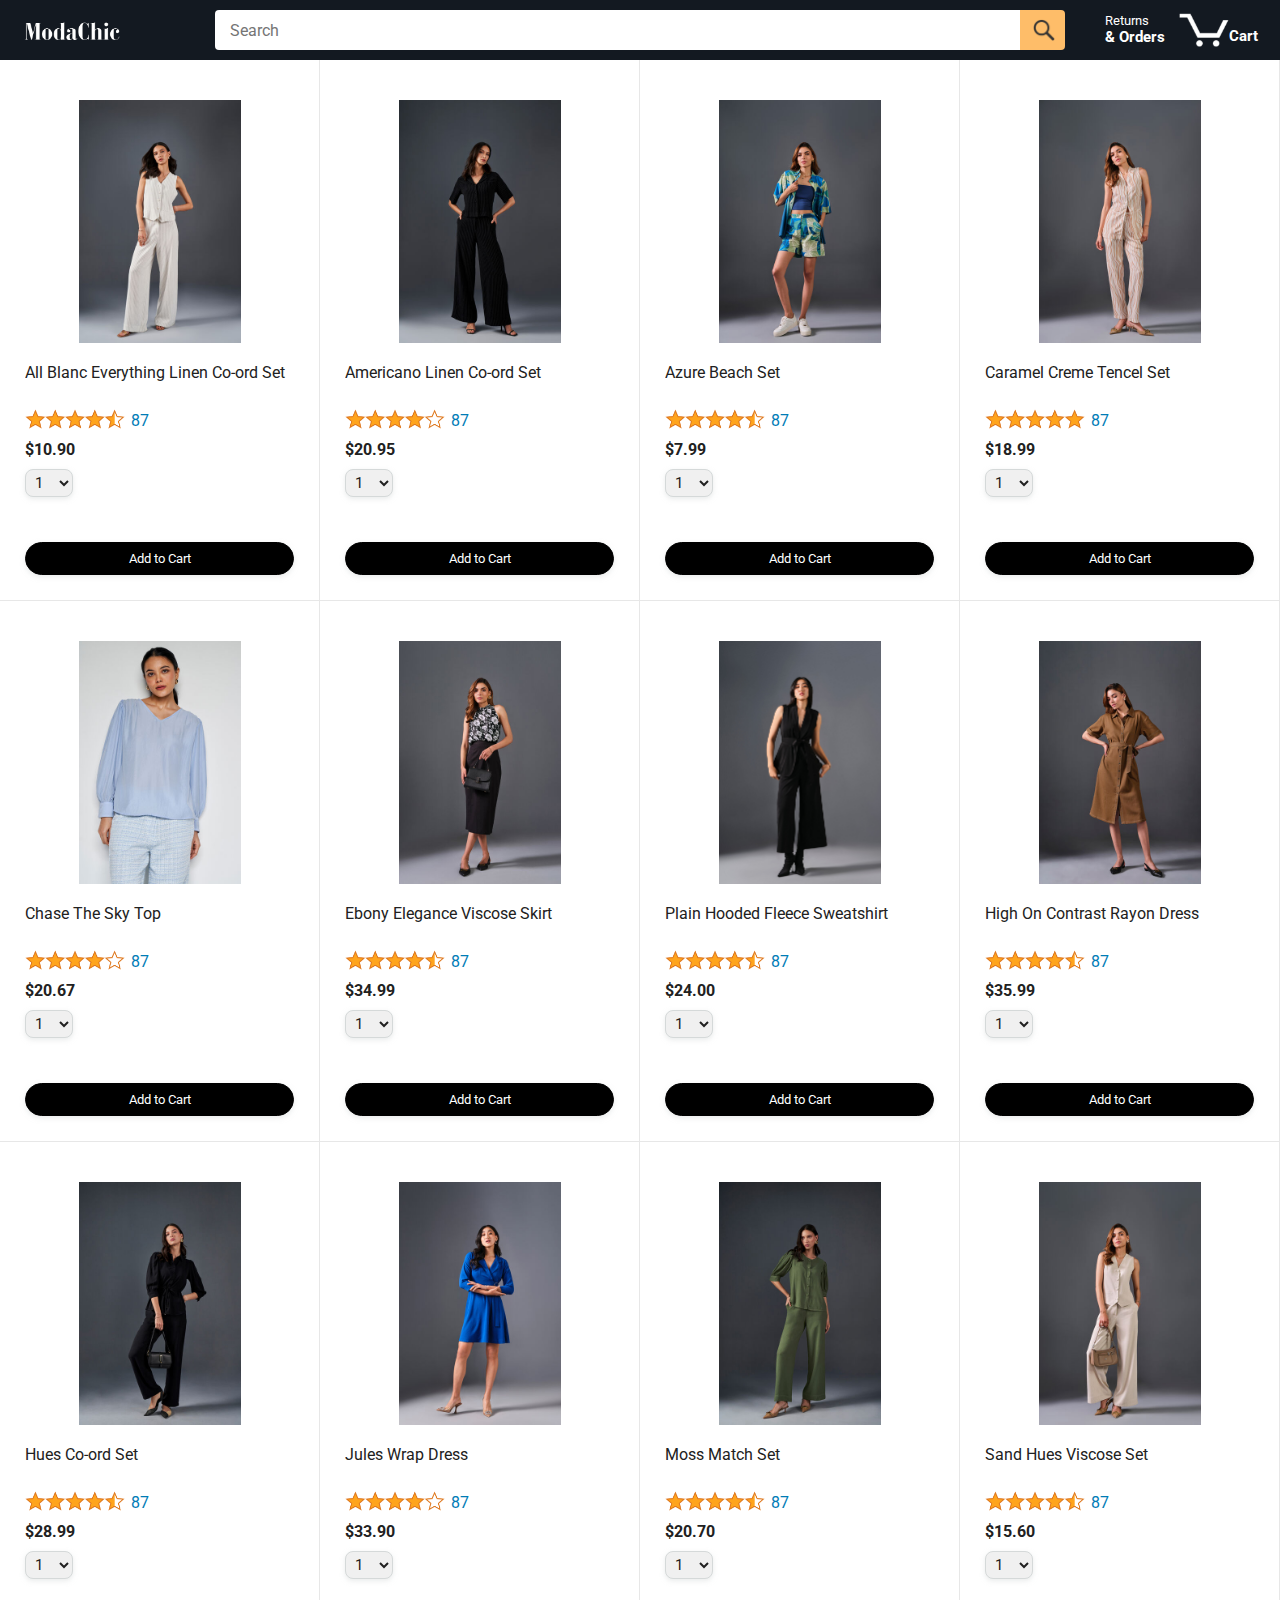
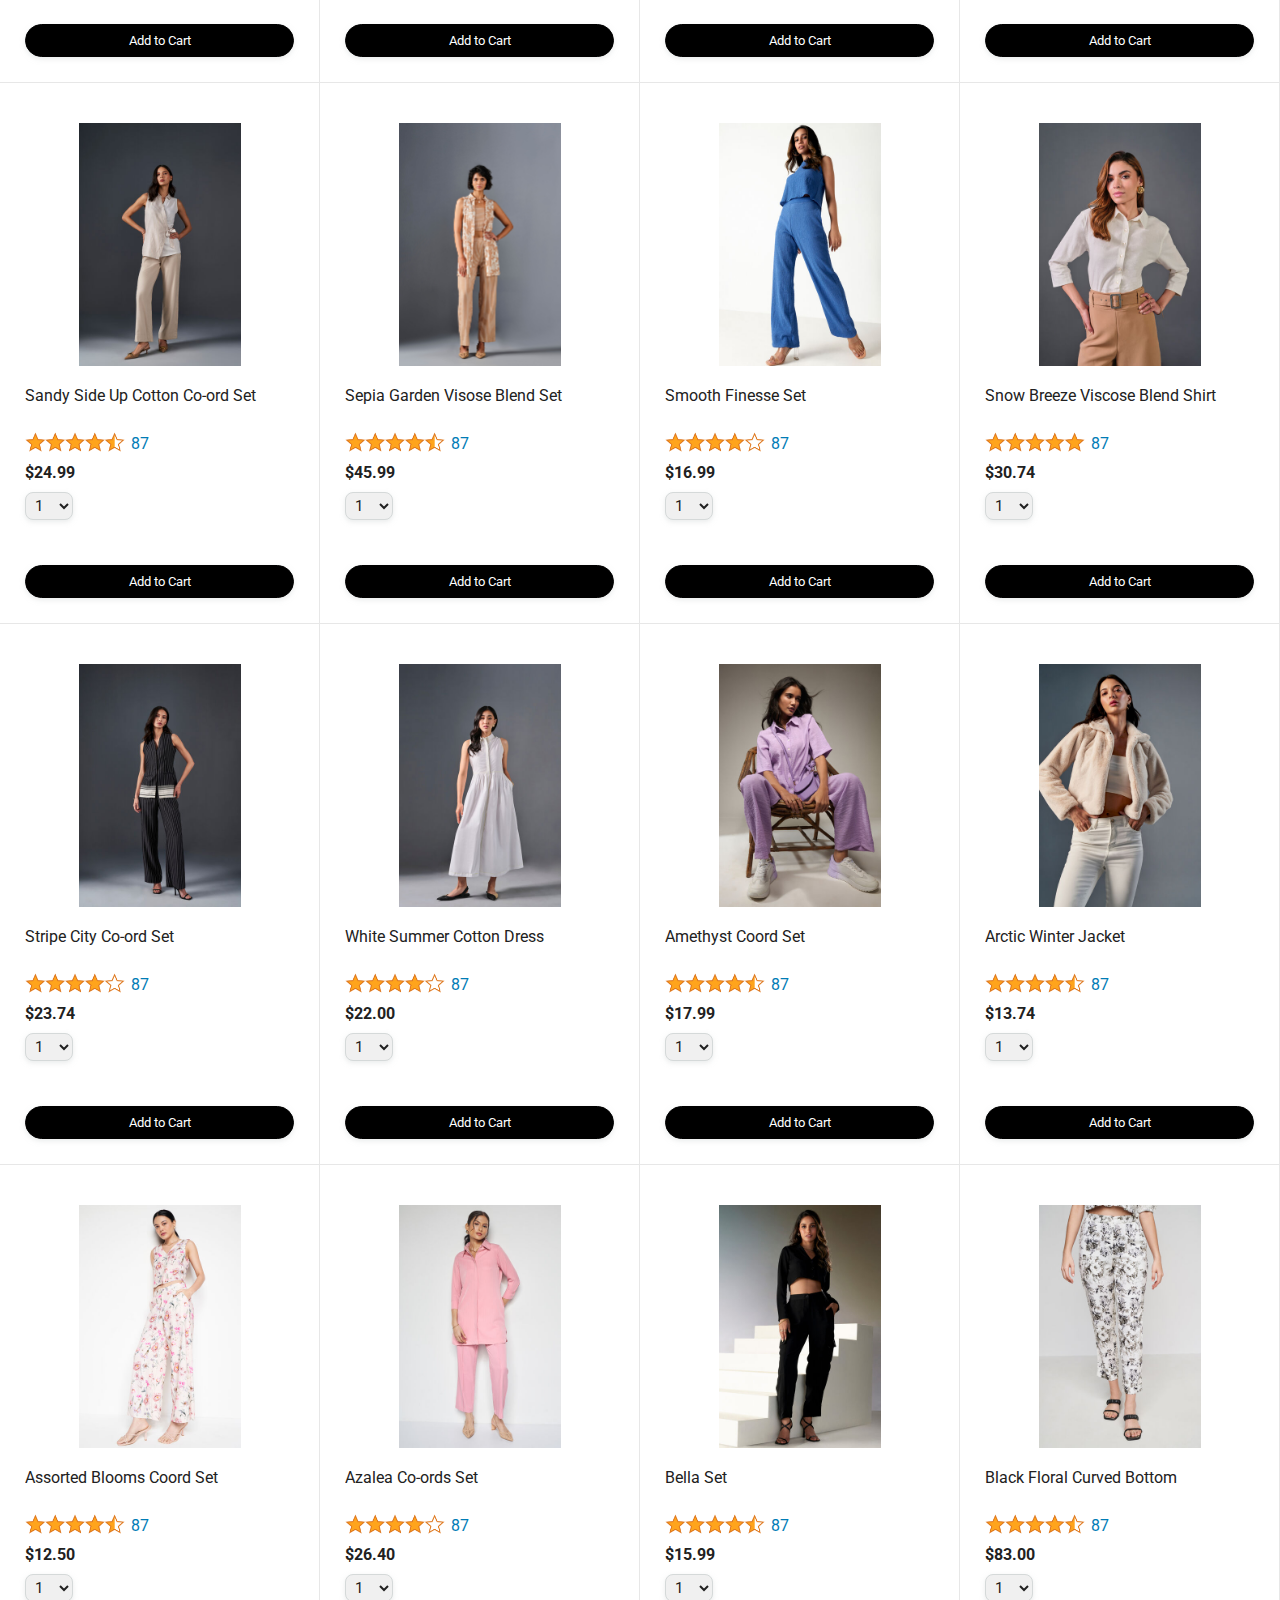
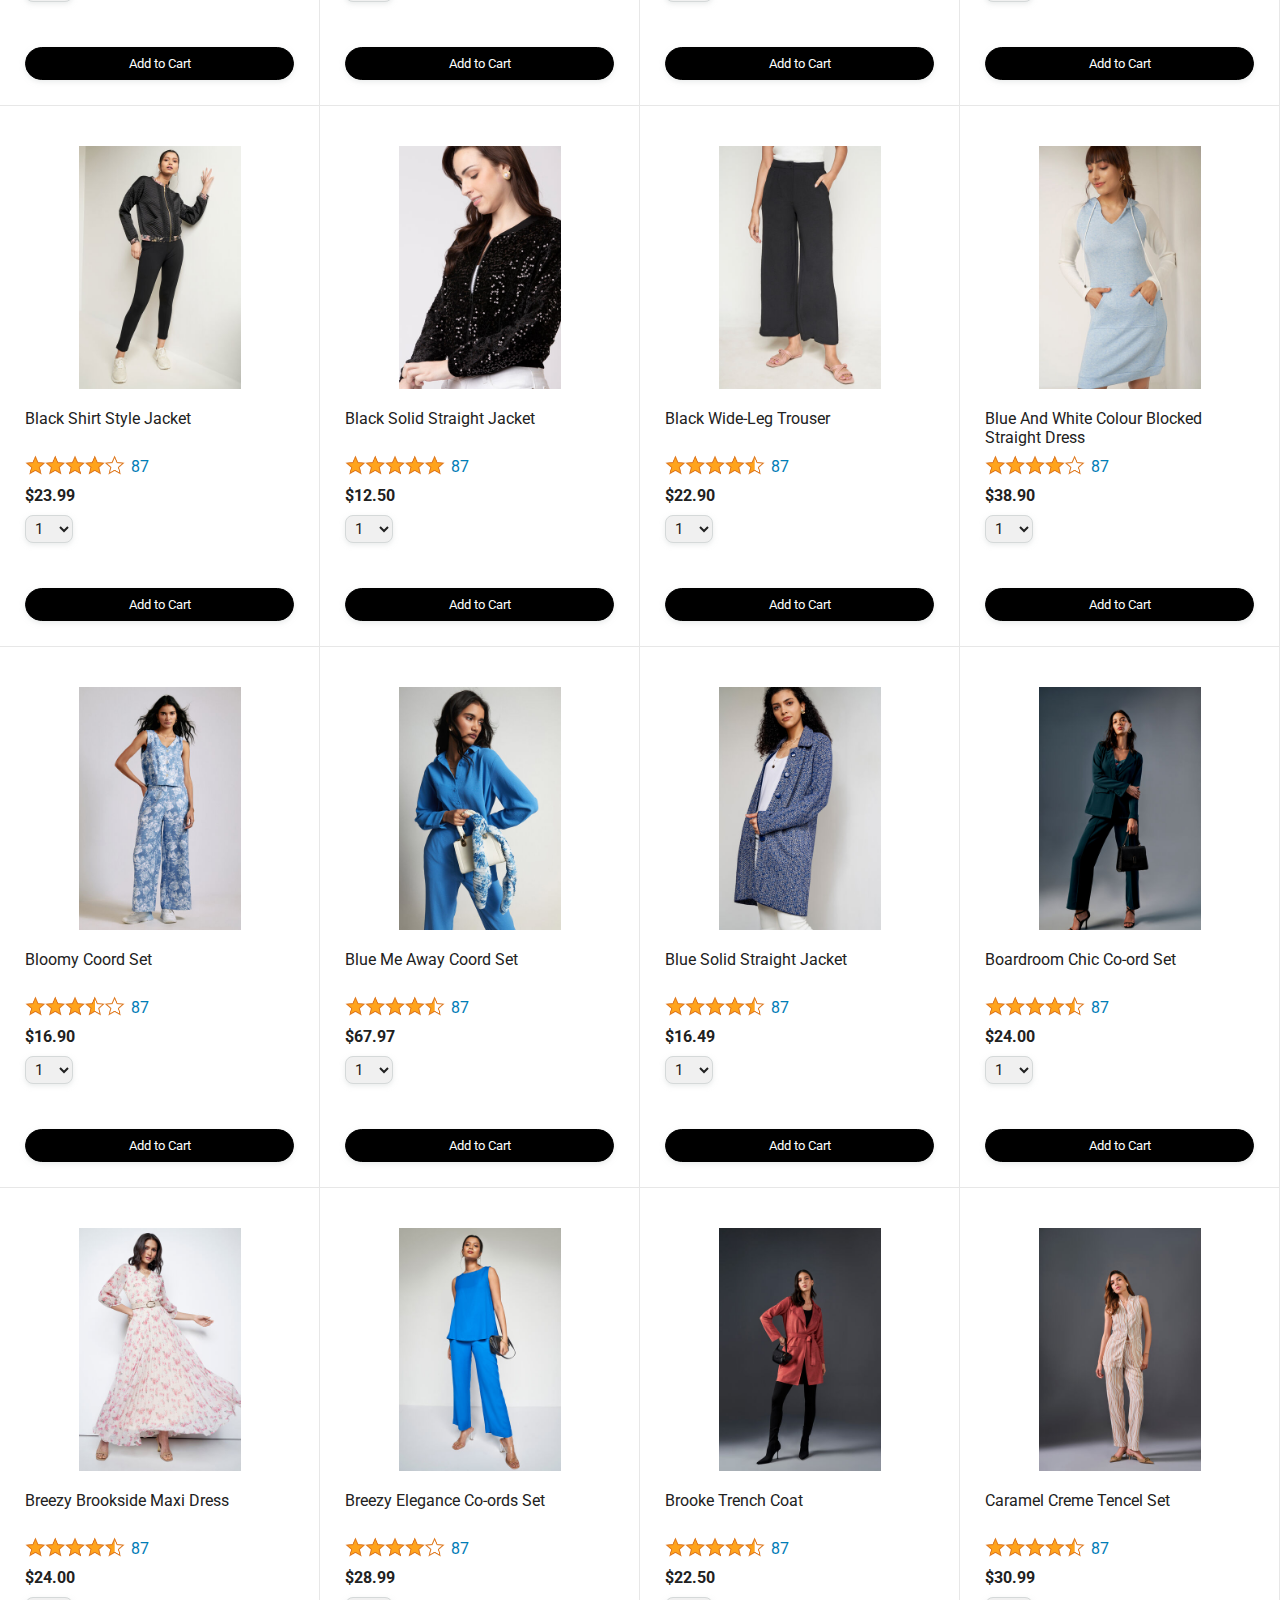
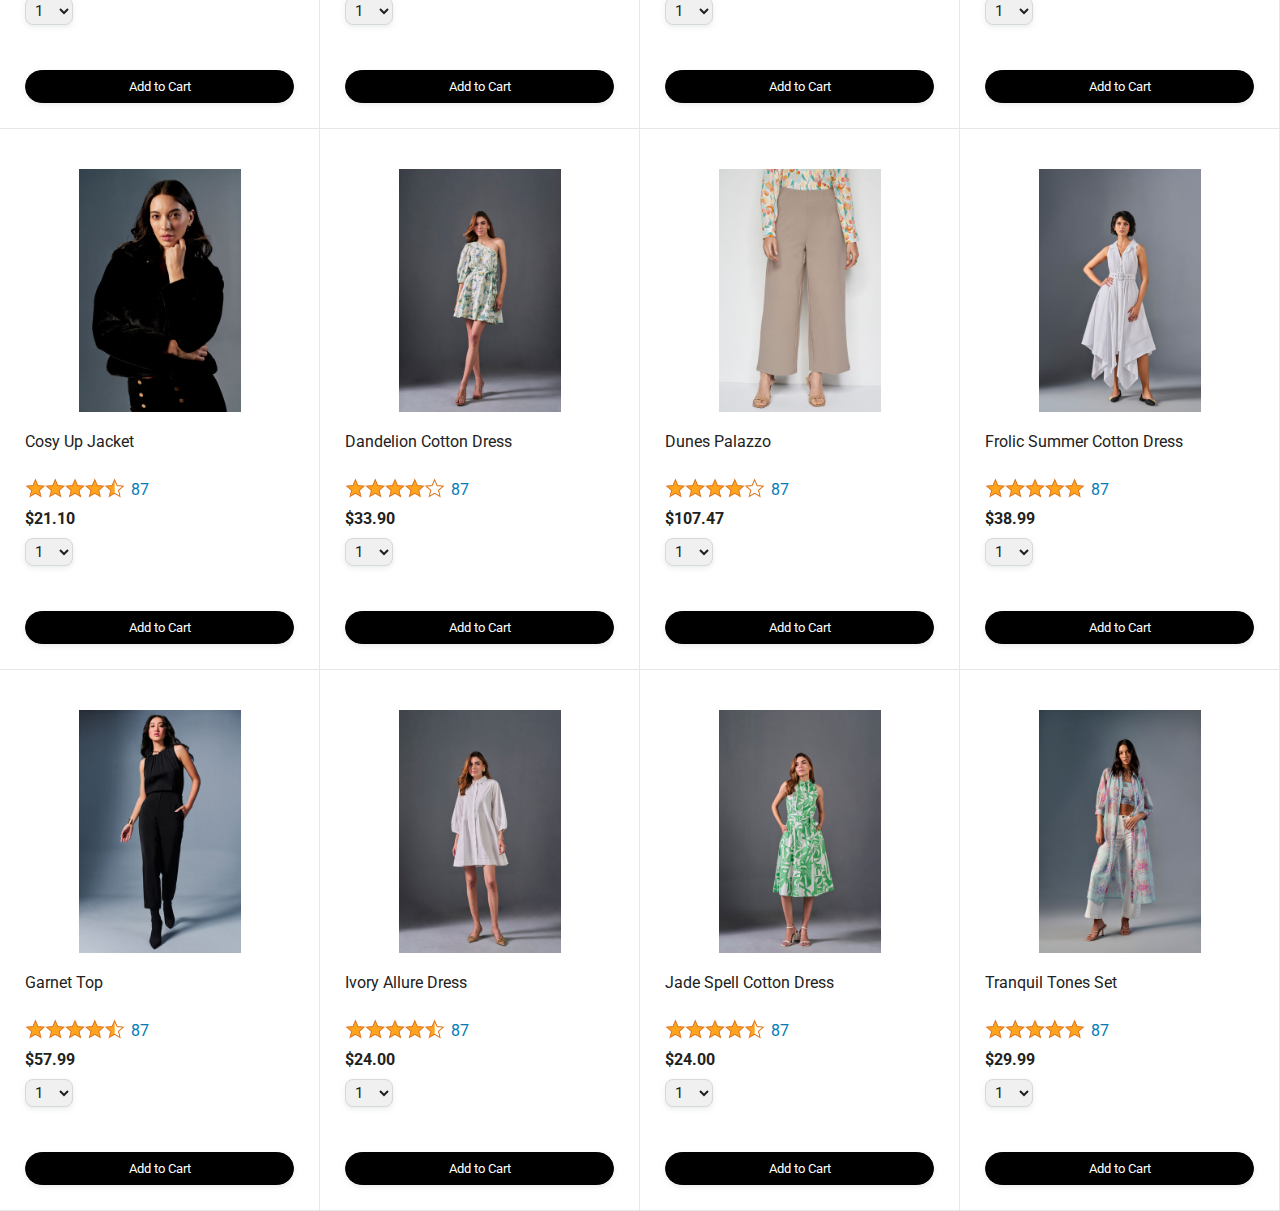
<file: index.html>
<!DOCTYPE html>
<html>
  <head>
    <title>Amazon Project</title>

    <!-- This code is needed for responsive design to work.
      (Responsive design = make the website look good on
      smaller screen sizes like a phone or a tablet). -->
    <meta name="viewport" content="width=device-width, initial-scale=1">

    <!-- Load a font called Roboto from Google Fonts. -->
    <link rel="preconnect" href="https://fonts.googleapis.com">
    <link rel="preconnect" href="https://fonts.gstatic.com" crossorigin>
    <link href="https://fonts.googleapis.com/css2?family=Roboto:wght@400;500;700&display=swap" rel="stylesheet">

    <!-- Here are the CSS files for this page. -->
    <link rel="stylesheet" href="styles/shared/general.css">
    <link rel="stylesheet" href="styles/shared/amazon-header.css">
    <link rel="stylesheet" href="styles/pages/amazon.css">
  </head>
  <body>
    <div class="amazon-header"> 
      <div class="amazon-header-left-section">
        <a href="index.html" class="header-link">
          <img class="amazon-logo"
            src="images/moda chic full white.png ">
          <img  class="amazon-mobile-logo"
            src="images/moda chic full white.png">
        </a>
      </div>

      <div class="amazon-header-middle-section">
        <input class="search-bar" type="text" placeholder="Search">

        <button class="search-button">
          <img class="search-icon" src="images/icons/search-icon.png">
        </button>
      </div>

      <div class="amazon-header-right-section">
        <a class="orders-link header-link" href="orders.html">
          <span class="returns-text">Returns</span>
          <span class="orders-text">& Orders</span>
        </a>

        <a class="cart-link header-link" href="checkout.html">
          <img class="cart-icon" src="images/icons/cart-icon.png">
          <div class="cart-quantity js-cart-quantity"></div>
          <div class="cart-text">Cart</div>
        </a>
      </div>
    </div>
    
    <div class="main">
      <div class="products-grid js-products-grid">
         
      </div>
    </div>

    
    <script type="module" src = "/scripts/amazon.js"></script> 
    <!-- entry point -->
  </body>
</html>
</file>
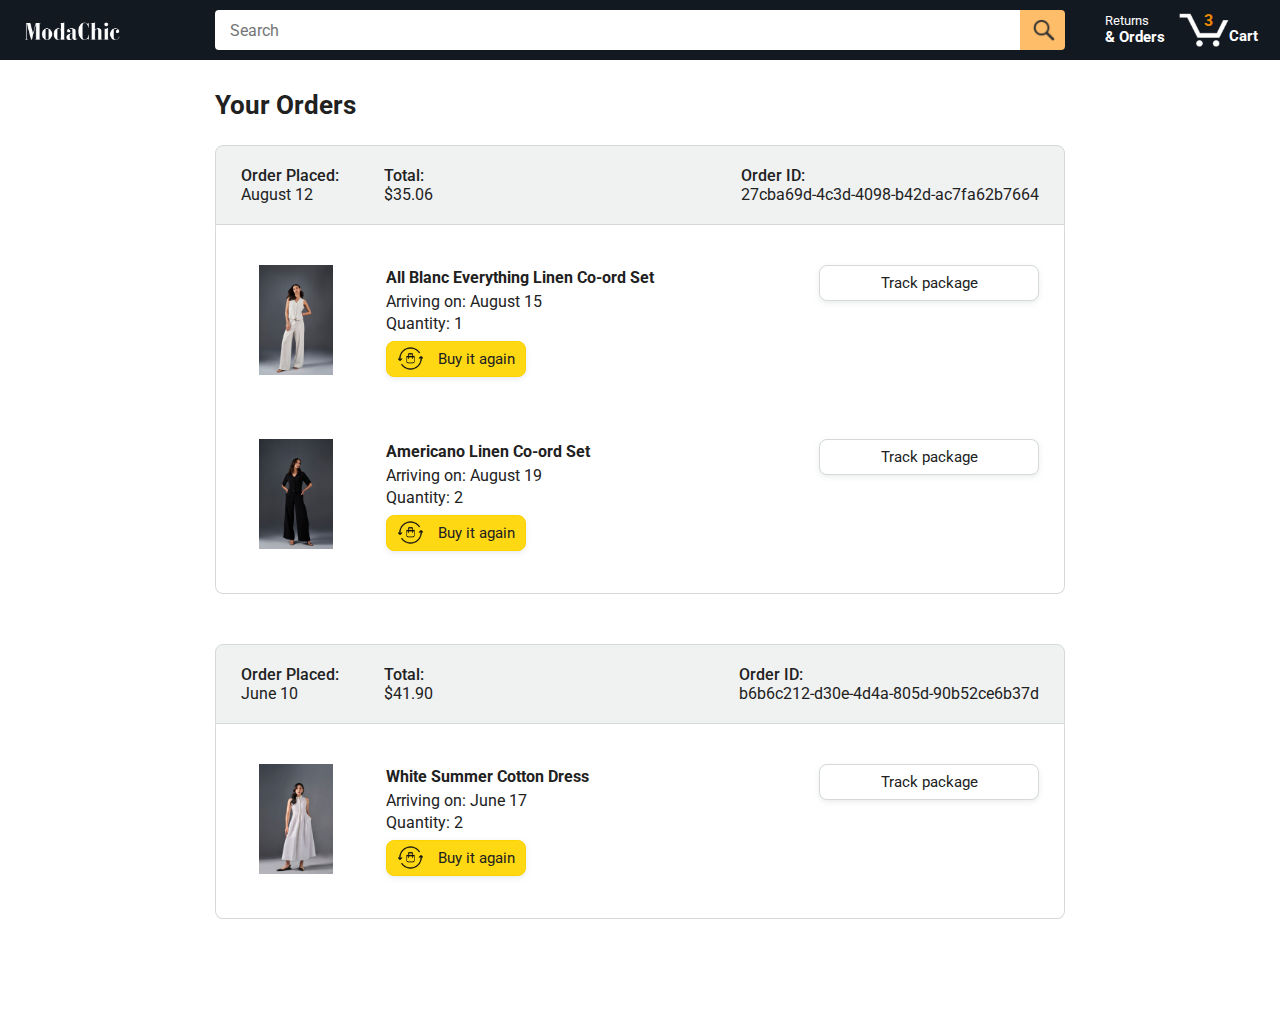
<file: orders.html>
<!DOCTYPE html>
<html>
  <head>
    <title>Orders</title>

    <!-- This code is needed for responsive design to work.
      (Responsive design = make the website look good on
      smaller screen sizes like a phone or a tablet). -->
    <meta name="viewport" content="width=device-width, initial-scale=1">

    <!-- Load a font called Roboto from Google Fonts. -->
    <link rel="preconnect" href="https://fonts.googleapis.com">
    <link rel="preconnect" href="https://fonts.gstatic.com" crossorigin>
    <link href="https://fonts.googleapis.com/css2?family=Roboto:wght@400;500;700&display=swap" rel="stylesheet">

    <!-- Here are the CSS files for this page. -->
    <link rel="stylesheet" href="styles/shared/general.css">
    <link rel="stylesheet" href="styles/shared/amazon-header.css">
    <link rel="stylesheet" href="styles/pages/orders.css">
  </head>
  <body>
    <div class="amazon-header">
      <div class="amazon-header-left-section">
        <a href="index.html" class="header-link">
          <img class="amazon-logo"
            src="images/moda chic full white.png">
          <img class="amazon-mobile-logo"
            src="images/moda chic full white.png">
        </a>
      </div>

      <div class="amazon-header-middle-section">
        <input class="search-bar" type="text" placeholder="Search">

        <button class="search-button">
          <img class="search-icon" src="images/icons/search-icon.png">
        </button>
      </div>

      <div class="amazon-header-right-section">
        <a class="orders-link header-link" href="orders.html">
          <span class="returns-text">Returns</span>
          <span class="orders-text">& Orders</span>
        </a>

        <a class="cart-link header-link" href="checkout.html">
          <img class="cart-icon" src="images/icons/cart-icon.png">
          <div class="cart-quantity">3</div>
          <div class="cart-text">Cart</div>
        </a>
      </div>
    </div>

    <div class="main">
      <div class="page-title">Your Orders</div>

      <div class="orders-grid">
        <div class="order-container">
          
          <div class="order-header">
            <div class="order-header-left-section">
              <div class="order-date">
                <div class="order-header-label">Order Placed:</div>
                <div>August 12</div>
              </div>
              <div class="order-total">
                <div class="order-header-label">Total:</div>
                <div>$35.06</div>
              </div>
            </div>

            <div class="order-header-right-section">
              <div class="order-header-label">Order ID:</div>
              <div>27cba69d-4c3d-4098-b42d-ac7fa62b7664</div>
            </div>
          </div>

          <div class="order-details-grid">
            <div class="product-image-container">
              <img src="images/products1/all blanc everything linen co-ord set.jpg">
            </div>

            <div class="product-details">
              <div class="product-name">
                All Blanc Everything Linen Co-ord Set
              </div>
              <div class="product-delivery-date">
                Arriving on: August 15
              </div>
              <div class="product-quantity">
                Quantity: 1
              </div>
              <button class="buy-again-button button-primary">
                <img class="buy-again-icon" src="images/icons/buy-again.png">
                <span class="buy-again-message">Buy it again</span>
              </button>
            </div>

            <div class="product-actions">
              <a href="tracking.html">
                <button class="track-package-button button-secondary">
                  Track package
                </button>
              </a>
            </div>

            <div class="product-image-container">
              <img src="images/products1/americano linen co-ord set.jpg">
            </div>

            <div class="product-details">
              <div class="product-name">
                Americano Linen Co-ord Set
              </div>
              <div class="product-delivery-date">
                Arriving on: August 19
              </div>
              <div class="product-quantity">
                Quantity: 2
              </div>
              <button class="buy-again-button button-primary">
                <img class="buy-again-icon" src="images/icons/buy-again.png">
                <span class="buy-again-message">Buy it again</span>
              </button>
            </div>

            <div class="product-actions">
              <a href="tracking.html">
                <button class="track-package-button button-secondary">
                  Track package
                </button>
              </a>
            </div>
          </div>
        </div>

        <div class="order-container">

          <div class="order-header">
            <div class="order-header-left-section">
              <div class="order-date">
                <div class="order-header-label">Order Placed:</div>
                <div>June 10</div>
              </div>
              <div class="order-total">
                <div class="order-header-label">Total:</div>
                <div>$41.90</div>
              </div>
            </div>

            <div class="order-header-right-section">
              <div class="order-header-label">Order ID:</div>
              <div>b6b6c212-d30e-4d4a-805d-90b52ce6b37d</div>
            </div>
          </div>

          <div class="order-details-grid">
            <div class="product-image-container">
              <img src="images/products1/white summer cotton dress.jpg">
            </div>

            <div class="product-details">
              <div class="product-name">
                White Summer Cotton Dress
              </div>
              <div class="product-delivery-date">
                Arriving on: June 17
              </div>
              <div class="product-quantity">
                Quantity: 2
              </div>
              <button class="buy-again-button button-primary">
                <img class="buy-again-icon" src="images/icons/buy-again.png">
                <span class="buy-again-message">Buy it again</span>
              </button>
            </div>

            <div class="product-actions">
              <a href="tracking.html">
                <button class="track-package-button button-secondary">
                  Track package
                </button>
              </a>
            </div>
          </div>
        </div>
      </div>
    </div>
  </body>
</html>
</file>
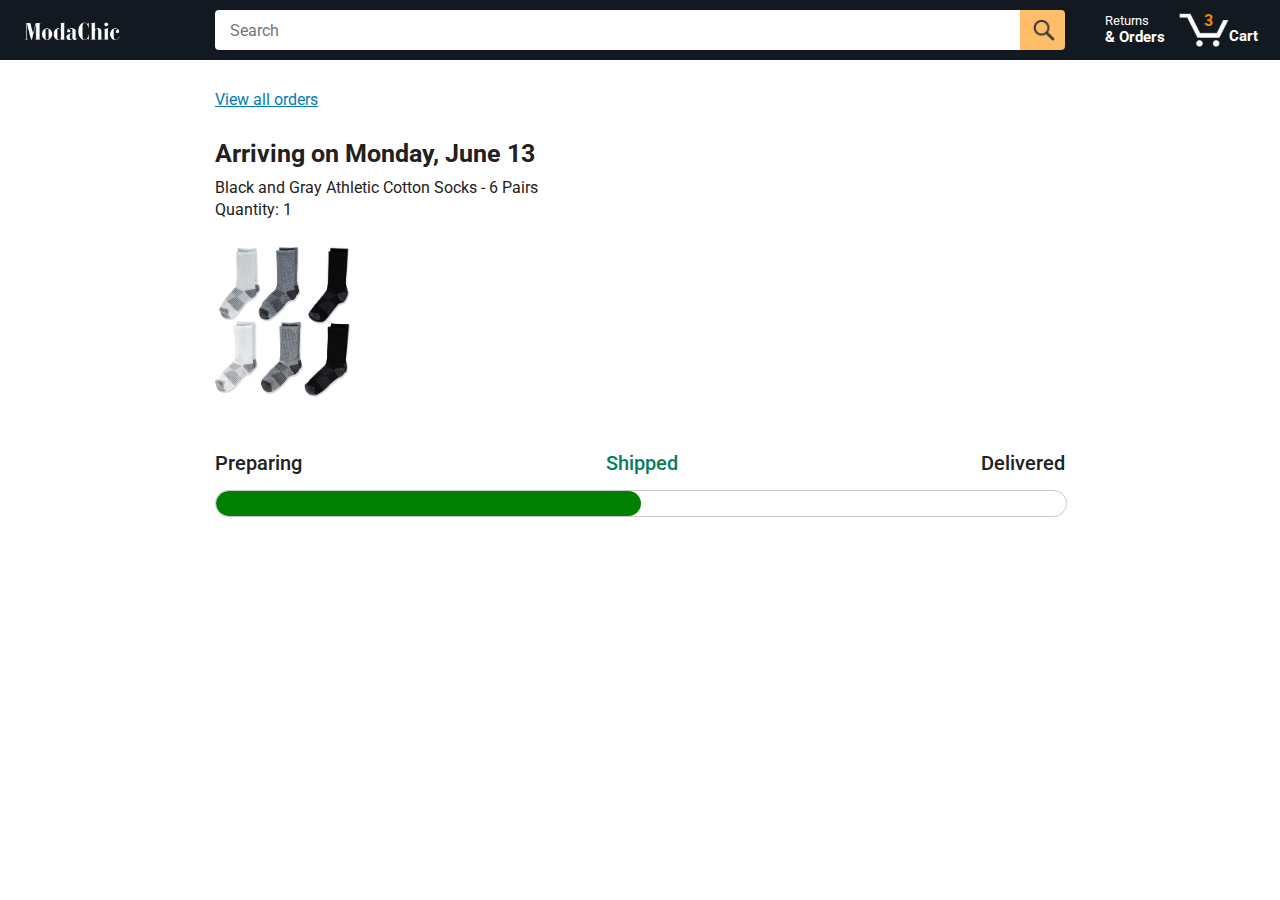
<file: tracking.html>
<!DOCTYPE html>
<html>
  <head>
    <title>Tracking</title>

    <!-- This code is needed for responsive design to work.
      (Responsive design = make the website look good on
      smaller screen sizes like a phone or a tablet). -->
    <meta name="viewport" content="width=device-width, initial-scale=1">

    <!-- Load a font called Roboto from Google Fonts. -->
    <link rel="preconnect" href="https://fonts.googleapis.com">
    <link rel="preconnect" href="https://fonts.gstatic.com" crossorigin>
    <link href="https://fonts.googleapis.com/css2?family=Roboto:wght@400;500;700&display=swap" rel="stylesheet">

    <!-- Here are the CSS files for this page. -->
    <link rel="stylesheet" href="styles/shared/general.css">
    <link rel="stylesheet" href="styles/shared/amazon-header.css">
    <link rel="stylesheet" href="styles/pages/tracking.css">
  </head>
  <body>
    <div class="amazon-header">
      <div class="amazon-header-left-section">
        <a href="index.html" class="header-link">
          <img class="amazon-logo"
            src="images/moda chic full white.png">
          <img class="amazon-mobile-logo"
            src="images/moda chic full white.png">
        </a>
      </div>

      <div class="amazon-header-middle-section">
        <input class="search-bar" type="text" placeholder="Search">

        <button class="search-button">
          <img class="search-icon" src="images/icons/search-icon.png">
        </button>
      </div>

      <div class="amazon-header-right-section">
        <a class="orders-link header-link" href="orders.html">
          <span class="returns-text">Returns</span>
          <span class="orders-text">& Orders</span>
        </a>

        <a class="cart-link header-link" href="checkout.html">
          <img class="cart-icon" src="images/icons/cart-icon.png">
          <div class="cart-quantity">3</div>
          <div class="cart-text">Cart</div>
        </a>
      </div>
    </div>

    <div class="main">
      <div class="order-tracking">
        <a class="back-to-orders-link link-primary" href="orders.html">
          View all orders
        </a>

        <div class="delivery-date">
          Arriving on Monday, June 13
        </div>

        <div class="product-info">
          Black and Gray Athletic Cotton Socks - 6 Pairs
        </div>

        <div class="product-info">
          Quantity: 1
        </div>

        <img class="product-image" src="images/products/athletic-cotton-socks-6-pairs.jpg">

        <div class="progress-labels-container">
          <div class="progress-label">
            Preparing
          </div>
          <div class="progress-label current-status">
            Shipped
          </div>
          <div class="progress-label">
            Delivered
          </div>
        </div>

        <div class="progress-bar-container">
          <div class="progress-bar"></div>
        </div>
      </div>
    </div>
  </body>
</html>
</file>
<file: styles/shared/general.css>
body {
  font-family: Roboto, Arial;
  color: rgb(33, 33, 33);
  /* The <body> element has a default margin of 8px
     on all sides. This removes the default margins. */
  margin: 0;
}

/* <p> elements have a default margin on the top
   and bottom. This removes the default margins. */
p {
  margin: 0;
}

button {
  cursor: pointer;
}

select {
  cursor: pointer;
}

input, select, button {
  font-family: Roboto, Arial;
}

.button-primary {
  color: rgb(33, 33, 33);
  background-color: rgb(255, 216, 20);
  border: 1px solid rgb(252, 210, 0);
  border-radius: 8px;
  cursor: pointer;
  box-shadow: 0 2px 5px rgba(213, 217, 217, 0.5);
}

.button-primary:hover {
  background-color: rgb(247, 202, 0);
  border: 1px solid rgb(242, 194, 0);
}

.button-primary:active {
  background: rgb(255, 216, 20);
  border-color: rgb(252, 210, 0);
  box-shadow: none;
}

.button-secondary {
  color: rgb(33, 33, 33);
  background: white;
  border: 1px solid rgb(213, 217, 217);
  border-radius: 8px;
  cursor: pointer;
  box-shadow: 0 2px 5px rgba(213, 217, 217, 0.5);
}

.button-secondary:hover {
  background-color: rgb(247, 250, 250);
}

.button-secondary:active {
  background-color: rgb(237, 253, 255);
  box-shadow: none;
}

/* These styles will limit text to 2 lines. Anything
   beyond 2 lines will be replaced with "..."
   You can find this code by using an A.I. tool or by
   searching in Google.
   https://css-tricks.com/almanac/properties/l/line-clamp/ */
.limit-text-to-2-lines {
  display: -webkit-box;
  -webkit-line-clamp: 2;
  -webkit-box-orient: vertical;
  overflow: hidden;
}

.link-primary {
  color: rgb(1, 124, 182);
  cursor: pointer;
}

.link-primary:hover {
  color: rgb(196, 80, 0);
}

/* Styles for dropdown selectors. */
select {
  color: rgb(33, 33, 33);
  background-color: rgb(240, 240, 240);
  border: 1px solid rgb(213, 217, 217);
  border-radius: 8px;
  padding: 3px 5px;
  font-size: 15px;
  cursor: pointer;
  box-shadow: 0 2px 5px rgba(213, 217, 217, 0.5);
}

select:focus,
input:focus {
  outline: 2px solid rgb(255, 153, 0);
}
</file>
<file: styles/shared/amazon-header.css>
.amazon-header {
  background-color: rgb(19, 25, 33);
  color: white;
  padding-left: 15px;
  padding-right: 15px;

  display: flex;
  align-items: center;
  justify-content: space-between;

  position: fixed;
  top: 0;
  left: 0;
  right: 0;
  height: 60px;
}

.amazon-header-left-section {
  width: 180px;
}

@media (max-width: 800px) {
  .amazon-header-left-section {
    width: unset;
  }
}

.header-link {
  display: inline-block;
  padding: 6px;
  border-radius: 2px;
  cursor: pointer;
  text-decoration: none;
  border: 1px solid rgba(0, 0, 0, 0);
}

.header-link:hover {
  border: 1px solid white;
}

.amazon-logo {
  width: 100px;
  margin-top: 5px;
}

.amazon-mobile-logo {
  display: none;
}

@media (max-width: 575px) {
  .amazon-logo {
    display: none;
  }

  .amazon-mobile-logo {
    display: block;
    height: 35px;
    margin-top: 5px;
  }
}

.amazon-header-middle-section {
  flex: 1;
  max-width: 850px;
  margin-left: 10px;
  margin-right: 10px;
  display: flex;
}

.search-bar {
  flex: 1;
  width: 0;
  font-size: 16px;
  height: 38px;
  padding-left: 15px;
  border: none;
  border-top-left-radius: 4px;
  border-bottom-left-radius: 4px;
  border-top-right-radius: 0;
  border-bottom-right-radius: 0;
}

.search-button {
  background-color: rgb(254, 189, 105);
  border: none;
  width: 45px;
  height: 40px;
  border-top-right-radius: 4px;
  border-bottom-right-radius: 4px;
  flex-shrink: 0;
}

.search-icon {
  height: 22px;
  margin-left: 2px;
  margin-top: 3px;
}

.amazon-header-right-section {
  width: 180px;
  flex-shrink: 0;
  display: flex;
  justify-content: end;
}

.orders-link {
  color: white;
}

.returns-text {
  display: block;
  font-size: 13px;
}

.orders-text {
  display: block;
  font-size: 15px;
  font-weight: 700;
}

.cart-link {
  color: white;
  display: flex;
  align-items: center;
  position: relative;
}

.cart-icon {
  width: 50px;
}

.cart-text {
  margin-top: 12px;
  font-size: 15px;
  font-weight: 700;
}

.cart-quantity {
  color: rgb(240, 136, 4);
  font-size: 16px;
  font-weight: 700;

  position: absolute;
  top: 4px;
  left: 22px;
  
  width: 26px;
  text-align: center;
}
</file>
<file: styles/pages/amazon.css>
.main {
  margin-top: 60px;
}

.products-grid {
  display: grid;

  /* - In CSS Grid, 1fr means a column will take up the
       remaining space in the grid.
     - If we write 1fr 1fr ... 1fr; 8 times, this will
       divide the grid into 8 columns, each taking up an
       equal amount of the space.
     - repeat(8, 1fr); is a shortcut for repeating "1fr"
       8 times (instead of typing out "1fr" 8 times).
       repeat(...) is a special property that works with
       display: grid; */
  grid-template-columns: repeat(8, 1fr);
}

/* @media is used to create responsive design (making the
   website look good on any screen size). This @media
   means when the screen width is 2000px or less, we
   will divide the grid into 7 columns instead of 8. */
@media (max-width: 2000px) {
  .products-grid {
    grid-template-columns: repeat(7, 1fr);
  }
}

/* This @media means when the screen width is 1600px or
   less, we will divide the grid into 6 columns. */
@media (max-width: 1600px) {
  .products-grid {
    grid-template-columns: repeat(4, 1fr);
  }
}

@media (max-width: 1300px) {
  .products-grid {
    grid-template-columns: repeat(4, 1fr);
  }
}

@media (max-width: 1000px) {
  .products-grid {
    grid-template-columns: repeat(4, 1fr);
  }
}

@media (max-width: 800px) {
  .products-grid {
    grid-template-columns: repeat(2, 1fr);
  }
}

@media (max-width: 575px) {
  .products-grid {
    grid-template-columns: repeat(2, 1fr);
  }
}

@media (max-width: 450px) {
  .products-grid {
    grid-template-columns: 1fr;
  }
}

.product-container {
  padding-top: 40px;
  padding-bottom: 25px;
  padding-left: 25px;
  padding-right: 25px;

  border-right: 1px solid rgb(231, 231, 231);
  border-bottom: 1px solid rgb(231, 231, 231);

  display: flex;
  flex-direction: column;
}

.product-image-container {
  display: flex;
  justify-content: center;
  align-items: center;

  height: 243px;
  margin-bottom: 20px;
}

.product-image {
  /* Images will overflow their container by default. To
    prevent this, we set max-width and max-height to 100%
    so they stay inside their container. */
  max-width: 100%;
  max-height: 100%;
}

.product-name {
  height: 40px;
  margin-bottom: 5px;
}

.product-rating-container {
  display: flex;
  align-items: center;
  margin-bottom: 10px;
}

.product-rating-stars {
  width: 100px;
  margin-right: 6px;
}

.product-rating-count {
  color: rgb(1, 124, 182);
  cursor: pointer;
  margin-top: 3px;
}

.product-price {
  font-weight: 700;
  margin-bottom: 10px;
}

.product-quantity-container {
  margin-bottom: 17px;
}

.product-spacer {
  flex: 1;
}

.added-to-cart {
  color: rgb(6, 125, 98);
  font-size: 16px;

  display: flex;
  align-items: center;
  margin-bottom: 8px;

  /* At first, the "Added to cart" message will
     be invisible. Use JavaScript to change the
     opacity and make it visible. */
  opacity: 0;
}

.added-to-cart img {
  height: 20px;
  margin-right: 5px;
}

.add-to-cart-button {
  width: 100%;
  padding: 8px;
  border-radius: 50px;
  background-color: black;
  color: white;
  border-color: black;
}

.added-to-cart-visible {
  opacity: 1;
}
</file>
<file: styles/pages/orders.css>
.main {
  max-width: 850px;
  margin-top: 90px;
  margin-bottom: 100px;
  padding-left: 20px;
  padding-right: 20px;

  /* margin-left: auto;
     margin-right auto;
     Is a trick for centering an element horizontally
     without needing a container. */
  margin-left: auto;
  margin-right: auto;
}

.page-title {
  font-weight: 700;
  font-size: 26px;
  margin-bottom: 25px;
}

.orders-grid {
  display: grid;
  grid-template-columns: 1fr;
  row-gap: 50px;
}

.order-header {
  background-color: rgb(240, 242, 242);
  border: 1px solid rgb(213, 217, 217);

  display: flex;
  align-items: center;
  justify-content: space-between;

  padding: 20px 25px;
  border-top-left-radius: 8px;
  border-top-right-radius: 8px;
}

.order-header-left-section {
  display: flex;
  flex-shrink: 0;
}

.order-header-label {
  font-weight: 500;
}

.order-date,
.order-total {
  margin-right: 45px;
}

.order-header-right-section {
  flex-shrink: 1;
}

@media (max-width: 575px) {
  .order-header {
    flex-direction: column;
    align-items: start;
    line-height: 23px;
    padding: 15px;
  }

  .order-header-left-section {
    flex-direction: column;
  }

  .order-header-label {
    margin-right: 5px;
  }

  .order-date,
  .order-total {
    display: grid;
    grid-template-columns: auto 1fr;
    margin-right: 0;
  }

  .order-header-right-section {
    display: grid;
    grid-template-columns: auto 1fr;
  }
}

.order-details-grid {
  padding: 40px 25px;
  border: 1px solid rgb(213, 217, 217);
  border-top: none;
  border-bottom-left-radius: 8px;
  border-bottom-right-radius: 8px;

  display: grid;
  grid-template-columns: 110px 1fr 220px;
  column-gap: 35px;
  row-gap: 60px;
  align-items: center;
}

@media (max-width: 800px) {
  .order-details-grid {
    grid-template-columns: 110px 1fr;
    row-gap: 0;
    padding-bottom: 8px;
  }
}

@media (max-width: 450px) {
  .order-details-grid {
    grid-template-columns: 1fr;
  }
}

.product-image-container {
  text-align: center;
}

.product-image-container img {
  max-width: 110px;
  max-height: 110px;
}

.product-name {
  font-weight: 700;
  margin-bottom: 5px;
}

.product-delivery-date {
  margin-bottom: 3px;
}

.product-quantity {
  margin-bottom: 8px;
}

.buy-again-button {
  font-size: 15px;
  width: 140px;
  height: 36px;
  border-radius: 8px;

  display: flex;
  align-items: center;
  justify-content: center;
}

.buy-again-icon {
  width: 25px;
  margin-right: 15px;
}

.product-actions {
  align-self: start;
}

.track-package-button {
  width: 100%;
  font-size: 15px;
  padding: 8px;
}

@media (max-width: 800px) {
  .buy-again-button {
    margin-bottom: 10px;
  }

  .product-actions {
    /* grid-column: 2 means this element will be placed
       in column 2 in the grid. (Normally, the column that
       an element is placed in is determined by the order
       of the elements in the HTML. grid-column overrides
       this default ordering). */
    grid-column: 2;
    margin-bottom: 30px;
  }

  .track-package-button {
    width: 140px;
  }
}

@media (max-width: 450px) {
  .product-image-container {
    text-align: center;
    margin-bottom: 25px;
  }

  .product-image-container img {
    max-width: 150px;
    max-height: 150px;
  }

  .product-name {
    margin-bottom: 10px;
  }

  .product-quantity {
    margin-bottom: 15px;
  }

  .buy-again-button {
    width: 100%;
    margin-bottom: 15px;
  }

  .product-actions {
    /* grid-column: auto; undos grid-column: 2; from above.
       This element will now be placed in its normal column
       in the grid. */
    grid-column: auto;
    margin-bottom: 70px;
  }

  .track-package-button {
    width: 100%;
    padding: 12px;
  }
}
</file>
<file: styles/pages/tracking.css>
.main {
  max-width: 850px;
  margin-top: 90px;
  margin-bottom: 100px;
  padding-left: 30px;
  padding-right: 30px;

  /* margin-left: auto;
     margin-right auto;
     Is a trick for centering an element horizontally
     without needing a container. */
  margin-left: auto;
  margin-right: auto;
}

.back-to-orders-link {
  display: inline-block;
  margin-bottom: 30px;
}

.delivery-date {
  font-size: 25px;
  font-weight: 700;
  margin-bottom: 10px;
}

.product-info {
  margin-bottom: 3px;
}

.product-image {
  max-width: 150px;
  max-height: 150px;
  margin-top: 25px;
  margin-bottom: 50px;
}

.progress-labels-container {
  display: flex;
  justify-content: space-between;
  font-size: 20px;
  font-weight: 500;
  margin-bottom: 15px;
}

.current-status {
  color: rgb(6, 125, 98);
}

@media (max-width: 575px) {
  .progress-labels-container {
    font-size: 16px;
  }
}

@media (max-width: 450px) {
  .progress-labels-container {
    flex-direction: column;
    margin-bottom: 5px;
  }

  .progress-label {
    margin-bottom: 3px;
  }
}

.progress-bar-container {
  height: 25px;
  width: 100%;

  border: 1px solid rgb(200, 200, 200);
  border-radius: 50px;
  overflow: hidden;
}

.progress-bar {
  height: 100%;
  background-color: green;
  border-radius: 50px;
  width: 50%;
}
</file>
